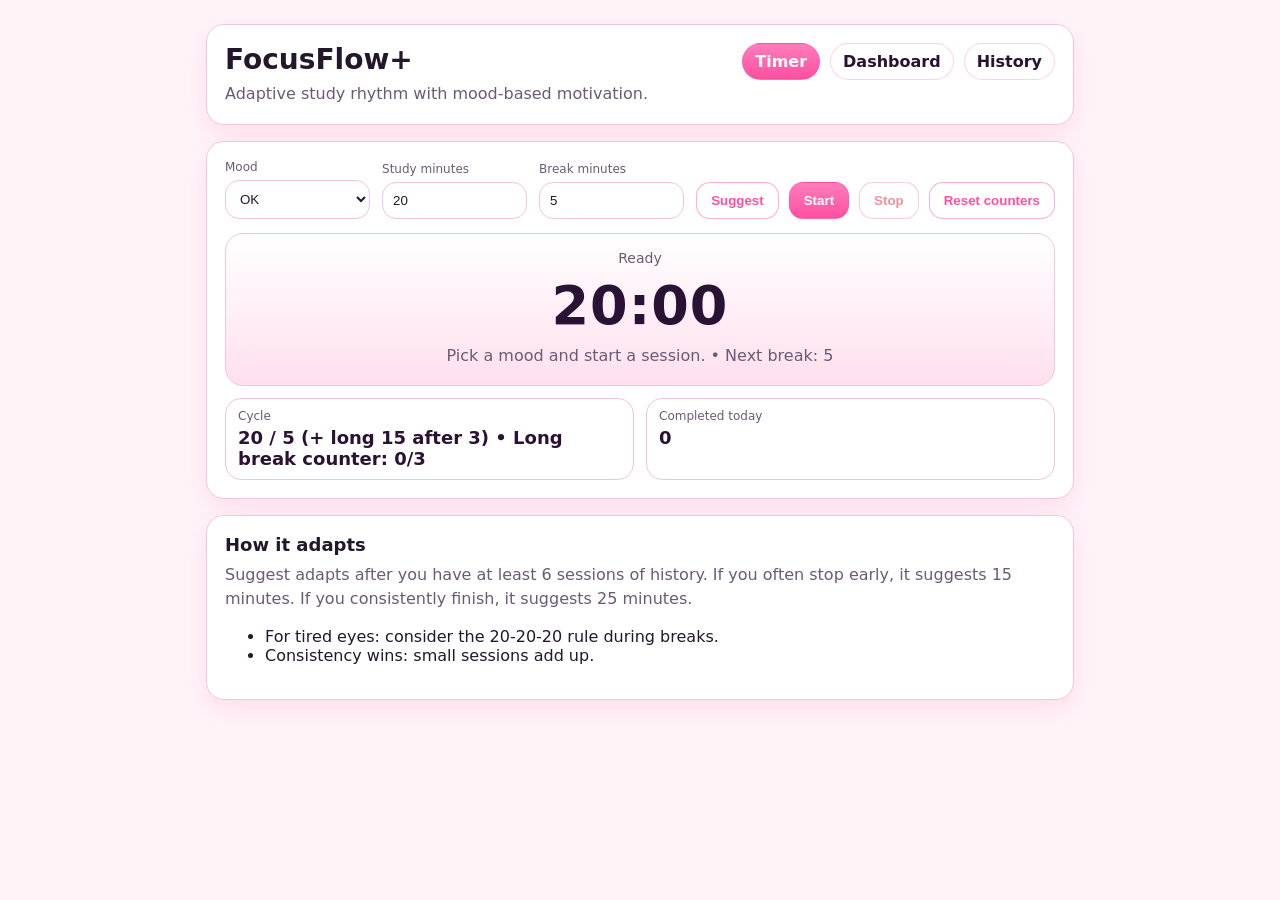
<file: templates/index.html>
<!DOCTYPE html>
<html lang="en">
<head>
  <meta charset="UTF-8" />
  <meta name="viewport" content="width=device-width, initial-scale=1.0" />
  <title>FocusFlow+</title>
  <link rel="stylesheet" href="/static/style.css" />
</head>
<body>
  <main class="container">
    <header class="card">
      <div class="topbar">
        <div>
          <h1>FocusFlow+</h1>
          <p class="subtitle">Adaptive study rhythm with mood-based motivation.</p>
        </div>
        <nav class="nav">
          <a class="navlink active" href="/">Timer</a>
          <a class="navlink" href="/dashboard">Dashboard</a>
          <a class="navlink" href="/history">History</a>
        </nav>
      </div>
    </header>

    <section class="card" id="sessionCard">
      <div class="row">
        <div class="field">
          <label for="mood">Mood</label>
          <select id="mood">
            <option value="ok">OK</option>
            <option value="tired_eyes">Tired eyes</option>
            <option value="down">Feeling down</option>
          </select>
        </div>

        <div class="field">
          <label for="studyMinutes">Study minutes</label>
          <input id="studyMinutes" type="number" min="5" max="60" value="20" />
        </div>

        <div class="field">
          <label for="breakMinutes">Break minutes</label>
          <input id="breakMinutes" type="number" min="3" max="20" value="5" />
        </div>

        <div class="actions">
          <button id="btnSuggest" class="btn secondary">Suggest</button>
          <button id="btnStart" class="btn">Start</button>
          <button id="btnStop" class="btn danger" disabled>Stop</button>
          <button id="btnReset" class="btn secondary">Reset counters</button>
        </div>
      </div>

      <div class="timer">
        <div id="phase" class="phase">Ready</div>
        <div id="time" class="time">20:00</div>
        <div id="message" class="message">Pick a mood and start a session.</div>
      </div>

      <div class="mini">
        <div class="mini-item">
          <span class="mini-label">Cycle</span>
          <span id="cycleInfo" class="mini-value">20 / 5</span>
        </div>
        <div class="mini-item">
          <span class="mini-label">Completed today</span>
          <span id="completedToday" class="mini-value">0</span>
        </div>
      </div>
    </section>

    <section class="card">
      <h2>How it adapts</h2>
      <p class="subtitle">
        Suggest adapts after you have at least 6 sessions of history.
        If you often stop early, it suggests 15 minutes.
        If you consistently finish, it suggests 25 minutes.
      </p>
      <ul>
        <li>For tired eyes: consider the 20-20-20 rule during breaks.</li>
        <li>Consistency wins: small sessions add up.</li>
      </ul>
    </section>
  </main>

  <div id="toast" class="toast" aria-live="polite">
    <p id="toastTitle" class="toast-title">FocusFlow+</p>
    <p id="toastBody" class="toast-body">You got this.</p>
  </div>

  <div id="modalOverlay" class="modal-overlay" aria-hidden="true">
    <div class="modal" role="dialog" aria-modal="true" aria-labelledby="modalTitle">
      <div class="modal-header">
        <div class="modal-icon" aria-hidden="true">!</div>
        <div>
          <p id="modalTitle" class="modal-title">Quick check-in</p>
          <p id="modalSubtitle" class="modal-subtitle">A small suggestion before you start.</p>
        </div>
      </div>

      <div class="modal-body">
        <p id="modalBodyText" class="modal-text">
          You chose a very short study session. Continue anyway?
        </p>
      </div>

      <div class="modal-actions">
        <button id="modalPrimary" class="btn">Continue anyway</button>
        <button id="modalSecondary" class="btn secondary">Adjust time</button>
      </div>
    </div>
  </div>

  <script src="/static/timer.js"></script>
</body>
</html>
</file>
<file: static/style.css>
:root{
  --bg:#fff3f8;
  --card:#ffffff;
  --text:#23172b;
  --muted:#6b5a75;
  --border:#f2c6da;

  --primary:#ff4fa0;
  --primary2:#ff7dbb;

  --good:#2aa36b;
  --bad:#e63946;

  --soft:#ffe0ee;
}

*{box-sizing:border-box}
body{
  margin:0;
  font-family:system-ui,-apple-system,Segoe UI,Roboto,Arial,sans-serif;
  background:var(--bg);
  color:var(--text);
}

.container{
  max-width:900px;
  margin:24px auto;
  padding:0 16px;
}

.card{
  background:var(--card);
  border:1px solid var(--border);
  border-radius:18px;
  padding:18px;
  margin-bottom:16px;
  box-shadow:0 10px 24px rgba(255,79,160,.12);
}

h1{margin:0 0 6px 0; font-size:28px}
h2{margin:0 0 8px 0; font-size:18px}
.subtitle{margin:0; color:var(--muted); line-height:1.5}

/* Topbar + nav */
.topbar{
  display:flex;
  align-items:flex-start;
  justify-content:space-between;
  gap:12px;
  flex-wrap:wrap;
}
.nav{ display:flex; gap:10px; flex-wrap:wrap; }
.navlink{
  text-decoration:none;
  padding:8px 12px;
  border-radius:999px;
  border:1px solid rgba(255,79,160,.25);
  color:#2a1234;
  background:#fff;
  font-weight:900;
}
.navlink.active{
  color:white;
  border-color: rgba(255,79,160,.35);
  background:linear-gradient(180deg, var(--primary2), var(--primary));
}

/* Form row */
.row{
  display:grid;
  grid-template-columns: 1fr 1fr 1fr auto;
  gap:12px;
  align-items:end;
}

.field label{
  display:block;
  font-size:12px;
  color:var(--muted);
  margin-bottom:6px;
}

input, select{
  width:100%;
  padding:10px 10px;
  border-radius:14px;
  border:1px solid var(--border);
  background:#fff;
  color:var(--text);
  outline:none;
}

input:focus, select:focus{
  border-color: rgba(255,79,160,.7);
  box-shadow:0 0 0 4px rgba(255,79,160,.18);
}

.actions{
  display:flex;
  gap:10px;
  flex-wrap:wrap;
}

.btn{
  padding:10px 14px;
  border-radius:14px;
  border:1px solid rgba(255,79,160,.35);
  background:linear-gradient(180deg, var(--primary2), var(--primary));
  color:white;
  cursor:pointer;
  font-weight:900;
}
.btn:hover{filter:brightness(1.03)}
.btn:disabled{opacity:.55; cursor:not-allowed}

.btn.secondary{
  background:#fff;
  color:var(--primary);
  border:1px solid rgba(255,79,160,.45);
}
.btn.danger{
  background:#fff;
  color:var(--bad);
  border:1px solid rgba(230,57,70,.45);
}

/* Timer */
.timer{
  margin-top:14px;
  padding:16px;
  border-radius:18px;
  border:1px solid var(--border);
  background:linear-gradient(180deg, #ffffff, var(--soft));
  text-align:center;
}
.phase{ font-size:14px; color:var(--muted); margin-bottom:8px; }
.time{ font-size:54px; font-weight:900; letter-spacing:1px; margin:6px 0; color:#2a1234; }
.message{ color:var(--muted); line-height:1.6; }

/* Mini cards */
.mini{ margin-top:12px; display:flex; gap:12px; flex-wrap:wrap; }
.mini-item{
  flex:1;
  min-width:180px;
  border:1px solid var(--border);
  background:#fff;
  border-radius:16px;
  padding:10px 12px;
}
.mini-label{ display:block; font-size:12px; color:var(--muted); }
.mini-value{ display:block; font-size:18px; font-weight:900; margin-top:4px; color:#2a1234; }

/* Toast */
.toast{
  position:fixed;
  right:16px;
  bottom:16px;
  width:min(380px, calc(100vw - 32px));
  border:1px solid var(--border);
  background:#fff;
  border-radius:16px;
  padding:12px 14px;
  box-shadow:0 18px 40px rgba(0,0,0,.12);
  display:none;
  transform: translateY(8px);
  opacity: 0;
  transition: opacity .18s ease, transform .18s ease;
  z-index: 50;
}
.toast.show{ display:block; opacity: 1; transform: translateY(0); }
.toast-title{ font-weight:900; margin:0 0 6px 0; color:#2a1234; }
.toast-body{ margin:0; color:var(--muted); line-height:1.5; }

/* Modal */
.modal-overlay{
  position:fixed;
  inset:0;
  background:rgba(15, 10, 18, .35);
  backdrop-filter: blur(6px);
  display:none;
  align-items:center;
  justify-content:center;
  padding:16px;
  z-index: 100;
}
.modal-overlay.show{ display:flex; }
.modal{
  width:min(520px, 100%);
  border:1px solid var(--border);
  background:linear-gradient(180deg, #ffffff, #fff6fb);
  border-radius:20px;
  box-shadow:0 30px 80px rgba(0,0,0,.18);
  padding:16px;
  animation: pop .16s ease-out;
}
@keyframes pop{
  from{ transform: scale(.98); opacity:.7 }
  to{ transform: scale(1); opacity:1 }
}
.modal-header{
  display:flex;
  gap:12px;
  align-items:center;
  padding-bottom:10px;
  border-bottom:1px solid rgba(242,198,218,.6);
}
.modal-icon{
  width:42px;
  height:42px;
  display:flex;
  align-items:center;
  justify-content:center;
  border-radius:14px;
  background:rgba(255,79,160,.12);
  font-size:18px;
  font-weight:900;
  color:#2a1234;
}
.modal-title{ margin:0; font-weight:900; color:#2a1234; font-size:16px; }
.modal-subtitle{ margin:2px 0 0 0; color:var(--muted); font-size:13px; }
.modal-body{ padding:12px 0 14px 0; }
.modal-text{ margin:0; color:#3a2a44; line-height:1.6; }
.modal-actions{ display:flex; gap:10px; justify-content:flex-end; flex-wrap:wrap; }

/* History table */
.table-wrap{ overflow:auto; }
.table{ width:100%; border-collapse:separate; border-spacing:0; min-width:720px; }
.table th, .table td{
  padding:10px 10px;
  border-bottom:1px solid rgba(242,198,218,.6);
  text-align:left;
  font-size:14px;
}
.table th{
  font-size:12px;
  color:var(--muted);
  text-transform:uppercase;
  letter-spacing:.04em;
}
.empty{ color:var(--muted); padding:18px 10px; }

.badge{
  display:inline-block;
  padding:4px 10px;
  border-radius:999px;
  font-weight:900;
  font-size:12px;
}
.badge.good{ background: rgba(42,163,107,.14); color: var(--good); border:1px solid rgba(42,163,107,.28); }
.badge.bad{ background: rgba(230,57,70,.12); color: var(--bad); border:1px solid rgba(230,57,70,.26); }

/* Filters */
.filters{
  display:flex;
  justify-content:space-between;
  gap:10px;
  flex-wrap:wrap;
  margin-bottom:10px;
}
.chip-group{ display:flex; gap:8px; flex-wrap:wrap; }
.chip{
  text-decoration:none;
  padding:7px 12px;
  border-radius:999px;
  border:1px solid rgba(255,79,160,.25);
  background:#fff;
  color:#2a1234;
  font-weight:900;
  font-size:12px;
}
.chip-active{
  color:white;
  background:linear-gradient(180deg, var(--primary2), var(--primary));
  border-color: rgba(255,79,160,.35);
}

/* Dashboard stats */
.stats{
  display:grid;
  grid-template-columns: repeat(4, 1fr);
  gap:12px;
}
.stat{
  border:1px solid rgba(242,198,218,.8);
  background:linear-gradient(180deg, #ffffff, #fff6fb);
  border-radius:18px;
  padding:12px;
}
.stat-label{ color:var(--muted); font-size:12px; font-weight:900; text-transform:uppercase; letter-spacing:.04em; }
.stat-value{ font-size:26px; font-weight:900; margin-top:6px; color:#2a1234; }
.stat-sub{ color:var(--muted); font-size:12px; margin-top:4px; }

.chart-wrap{
  background:#fff;
  border:1px solid rgba(242,198,218,.8);
  border-radius:18px;
  padding:12px;
}

@media (max-width: 900px){
  .row{ grid-template-columns:1fr 1fr; }
  .actions{ grid-column:1 / -1; }
  .stats{ grid-template-columns:1fr 1fr; }
}
</file>
